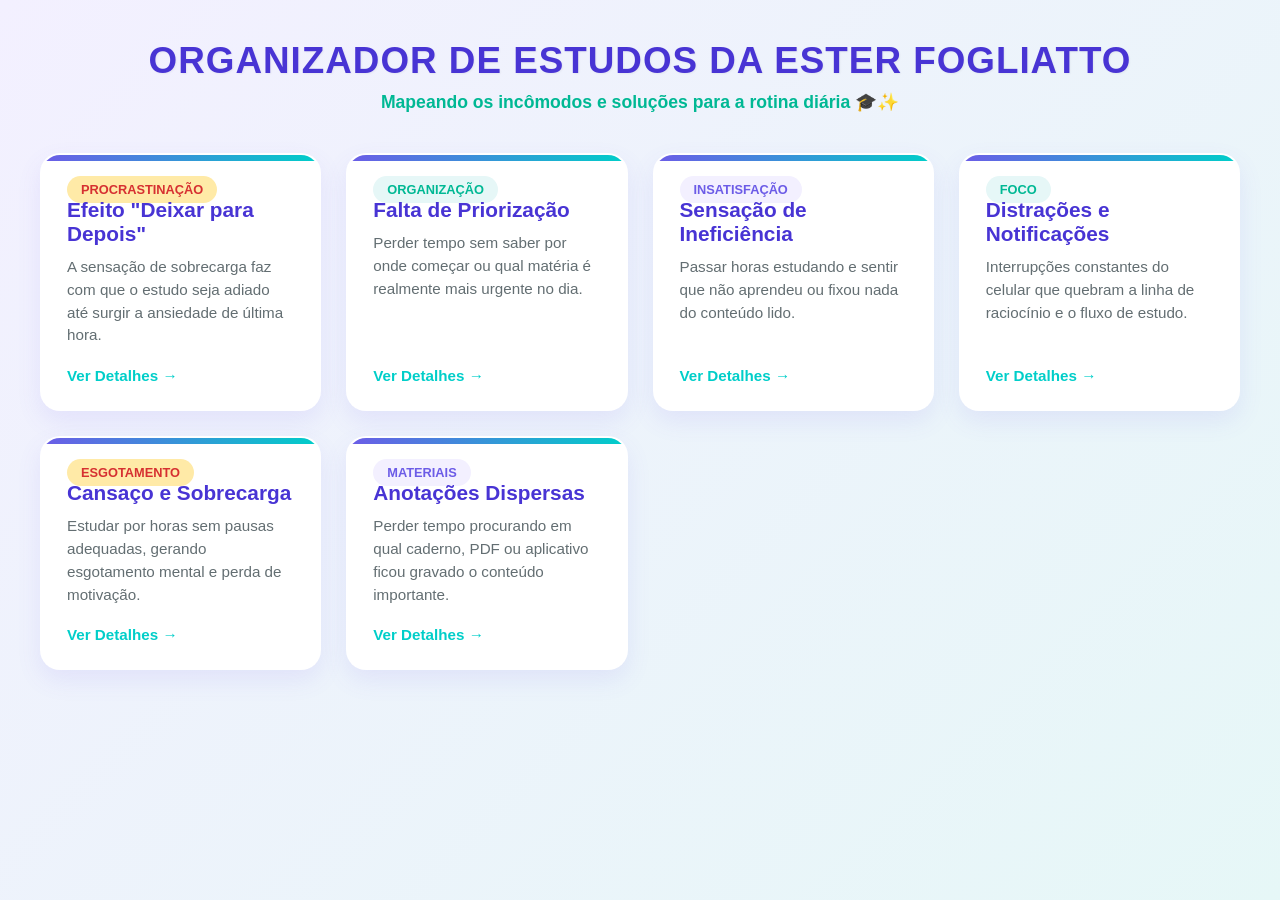
<file: index.html>
<!DOCTYPE html>
<html lang="pt-BR">
<head>
    <meta charset="UTF-8">
    <meta name="viewport" content="width=device-width, initial-scale=1.0">
    <title>Organizador de estudos da Ester Fogliatto</title>
    <link rel="stylesheet" href="style.css">
</head>
<body>

    <header>
        <h1>Organizador de estudos da Ester Fogliatto</h1>
        <p>Mapeando os incômodos e soluções para a rotina diária 🎓✨</p>
    </header>

    <div class="container">
        <div class="cards-grid">

            <!-- Card 1 -->
            <div class="card" onclick="openModal('modal1')">
                <div>
                    <span class="card-tag tag-alerta">Procrastinação</span>
                    <h3>Efeito "Deixar para Depois"</h3>
                    <p>A sensação de sobrecarga faz com que o estudo seja adiado até surgir a ansiedade de última hora.</p>
                </div>
                <button class="card-btn">Ver Detalhes &rarr;</button>
            </div>

            <!-- Card 2 -->
            <div class="card" onclick="openModal('modal2')">
                <div>
                    <span class="card-tag tag-rotina">Organização</span>
                    <h3>Falta de Priorização</h3>
                    <p>Perder tempo sem saber por onde começar ou qual matéria é realmente mais urgente no dia.</p>
                </div>
                <button class="card-btn">Ver Detalhes &rarr;</button>
            </div>

            <!-- Card 3 -->
            <div class="card" onclick="openModal('modal3')">
                <div>
                    <span class="card-tag tag-emocional">Insatisfação</span>
                    <h3>Sensação de Ineficiência</h3>
                    <p>Passar horas estudando e sentir que não aprendeu ou fixou nada do conteúdo lido.</p>
                </div>
                <button class="card-btn">Ver Detalhes &rarr;</button>
            </div>

            <!-- Card 4 -->
            <div class="card" onclick="openModal('modal4')">
                <div>
                    <span class="card-tag tag-rotina">Foco</span>
                    <h3>Distrações e Notificações</h3>
                    <p>Interrupções constantes do celular que quebram a linha de raciocínio e o fluxo de estudo.</p>
                </div>
                <button class="card-btn">Ver Detalhes &rarr;</button>
            </div>

            <!-- Card 5 -->
            <div class="card" onclick="openModal('modal5')">
                <div>
                    <span class="card-tag tag-alerta">Esgotamento</span>
                    <h3>Cansaço e Sobrecarga</h3>
                    <p>Estudar por horas sem pausas adequadas, gerando esgotamento mental e perda de motivação.</p>
                </div>
                <button class="card-btn">Ver Detalhes &rarr;</button>
            </div>

            <!-- Card 6 -->
            <div class="card" onclick="openModal('modal6')">
                <div>
                    <span class="card-tag tag-emocional">Materiais</span>
                    <h3>Anotações Dispersas</h3>
                    <p>Perder tempo procurando em qual caderno, PDF ou aplicativo ficou gravado o conteúdo importante.</p>
                </div>
                <button class="card-btn">Ver Detalhes &rarr;</button>
            </div>

        </div>
    </div>

    <!-- ===== EFEITOS MODAIS COM INTEGRAÇÃO ÁS PÁGINAS SECUNDÁRIAS ===== -->

    <!-- Modal 1 -->
    <div class="modal-overlay" id="modal1">
        <div class="modal-box">
            <button class="close-btn" onclick="closeModal('modal1')">&times;</button>
            <div class="modal-header">
                <span class="card-tag tag-alerta">Procrastinação</span>
                <h2>Efeito "Deixar para Depois"</h2>
            </div>
            <div class="modal-body">
                <h4>Incômodo Diário:</h4>
                <p>Diante de uma tarefa grande, o estudante sente travamento e prefere fazer outras coisas antes de começar.</p>
                
                <h4>Consequência:</h4>
                <p>Estudo corrido na véspera da prova, noites mal dormidas e rendimento abaixo do esperado.</p>
                
                <h4>Solução Ideal do App:</h4>
                <p>Quebrar conteúdos densos em tarefas menores de 15 minutos com incentivos visuais.</p>
            </div>
            <div class="modal-footer">
                <a href="procrastinacao.html" class="btn-acao" style="text-decoration: none; text-align: center;">Aprofundar Assunto &rarr;</a>
            </div>
        </div>
    </div>

    <!-- Modal 2 -->
    <div class="modal-overlay" id="modal2">
        <div class="modal-box">
            <button class="close-btn" onclick="closeModal('modal2')">&times;</button>
            <div class="modal-header">
                <span class="card-tag tag-rotina">Organização</span>
                <h2>Falta de Priorização</h2>
            </div>
            <div class="modal-body">
                <h4>Incômodo Diário:</h4>
                <p>Gastar mais tempo tentando decidir o que estudar do que realmente estudando.</p>
                
                <h4>Consequência:</h4>
                <p>Sensação de desorientação e acúmulo de matérias mais complexas para a última hora.</p>
                
                <h4>Solução Ideal do App:</h4>
                <p>Geração de uma fila diária automática baseada no prazo das entregas e no nível de dificuldade.</p>
            </div>
            <div class="modal-footer">
                <a href="priorizacao.html" class="btn-acao" style="text-decoration: none; text-align: center;">Aprofundar Assunto &rarr;</a>
            </div>
        </div>
    </div>

    <!-- Modal 3 -->
    <div class="modal-overlay" id="modal3">
        <div class="modal-box">
            <button class="close-btn" onclick="closeModal('modal3')">&times;</button>
            <div class="modal-header">
                <span class="card-tag tag-emocional">Insatisfação</span>
                <h2>Sensação de Ineficiência</h2>
            </div>
            <div class="modal-body">
                <h4>Incômodo Diário:</h4>
                <p>Ler várias páginas ou grifar textos, mas esquecer a maior parte no dia seguinte.</p>
                
                <h4>Consequência:</h4>
                <p>Frustração e sentimento de que o tempo dedicado não gerou aprendizado real.</p>
                
                <h4>Solução Ideal do App:</h4>
                <p>Incentivo a métodos ativos de estudo, como resolução de questões e revisões espaçadas.</p>
            </div>
            <div class="modal-footer">
                <a href="ineficiencia.html" class="btn-acao" style="text-decoration: none; text-align: center;">Aprofundar Assunto &rarr;</a>
            </div>
        </div>
    </div>

    <!-- Modal 4 -->
    <div class="modal-overlay" id="modal4">
        <div class="modal-box">
            <button class="close-btn" onclick="closeModal('modal4')">&times;</button>
            <div class="modal-header">
                <span class="card-tag tag-rotina">Foco</span>
                <h2>Distrações e Notificações</h2>
            </div>
            <div class="modal-body">
                <h4>Incômodo Diário:</h4>
                <p>Qualquer notificação no telefone interrompe a concentração e exige tempo para recuperar o foco.</p>
                
                <h4>Consequência:</h4>
                <p>O tempo de estudo rende muito menos e a sessão demora mais do que o necessário.</p>
                
                <h4>Solução Ideal do App:</h4>
                <p>Temporizador de foco (estilo Pomodoro) com metas visuais de imersão.</p>
            </div>
            <div class="modal-footer">
                <a href="distracoes.html" class="btn-acao" style="text-decoration: none; text-align: center;">Aprofundar Assunto &rarr;</a>
            </div>
        </div>
    </div>

    <!-- Modal 5 -->
    <div class="modal-overlay" id="modal5">
        <div class="modal-box">
            <button class="close-btn" onclick="closeModal('modal5')">&times;</button>
            <div class="modal-header">
                <span class="card-tag tag-alerta">Esgotamento</span>
                <h2>Cansaço e Sobrecarga</h2>
            </div>
            <div class="modal-body">
                <h4>Incômodo Diário:</h4>
                <p>Tentar estudar sem descanso até atingir o limite da exaustão.</p>
                
                <h4>Consequência:</h4>
                <p>Queda brusca na retenção, dores de cabeça e perda da vontade de manter a rotina.</p>
                
                <h4>Solução Ideal do App:</h4>
                <p>Lembretes inteligentes de pausas ativas e descanso para manter a mente revigorada.</p>
            </div>
            <div class="modal-footer">
                <a href="esgotamento.html" class="btn-acao" style="text-decoration: none; text-align: center;">Aprofundar Assunto &rarr;</a>
            </div>
        </div>
    </div>

    <!-- Modal 6 -->
    <div class="modal-overlay" id="modal6">
        <div class="modal-box">
            <button class="close-btn" onclick="closeModal('modal6')">&times;</button>
            <div class="modal-header">
                <span class="card-tag tag-emocional">Materiais</span>
                <h2>Anotações Dispersas</h2>
            </div>
            <div class="modal-body">
                <h4>Incômodo Diário:</h4>
                <p>Conteúdos divididos entre cadernos físicos, blocos de notas do celular e arquivos no computador.</p>
                
                <h4>Consequência:</h4>
                <p>Estresse e perda de tempo procurando materiais antes de poder começar os estudos.</p>
                
                <h4>Solução Ideal do App:</h4>
                <p>Painel central de atalhos organizado por disciplina para vincular resumos e links.</p>
            </div>
            <div class="modal-footer">
                <a href="anotacoes.html" class="btn-acao" style="text-decoration: none; text-align: center;">Aprofundar Assunto &rarr;</a>
            </div>
        </div>
    </div>

    <!-- SCRIPT PARA ABRIR E FECHAR O MODAL -->
    <script>
        function openModal(modalId) {
            document.getElementById(modalId).classList.add('active');
        }

        function closeModal(modalId) {
            document.getElementById(modalId).classList.remove('active');
        }

        // Fechar modal clicando fora da caixa de conteúdo
        window.onclick = function(event) {
            if (event.target.classList.contains('modal-overlay')) {
                event.target.classList.remove('active');
            }
        }
    </script>
</body>
</html>
</file>
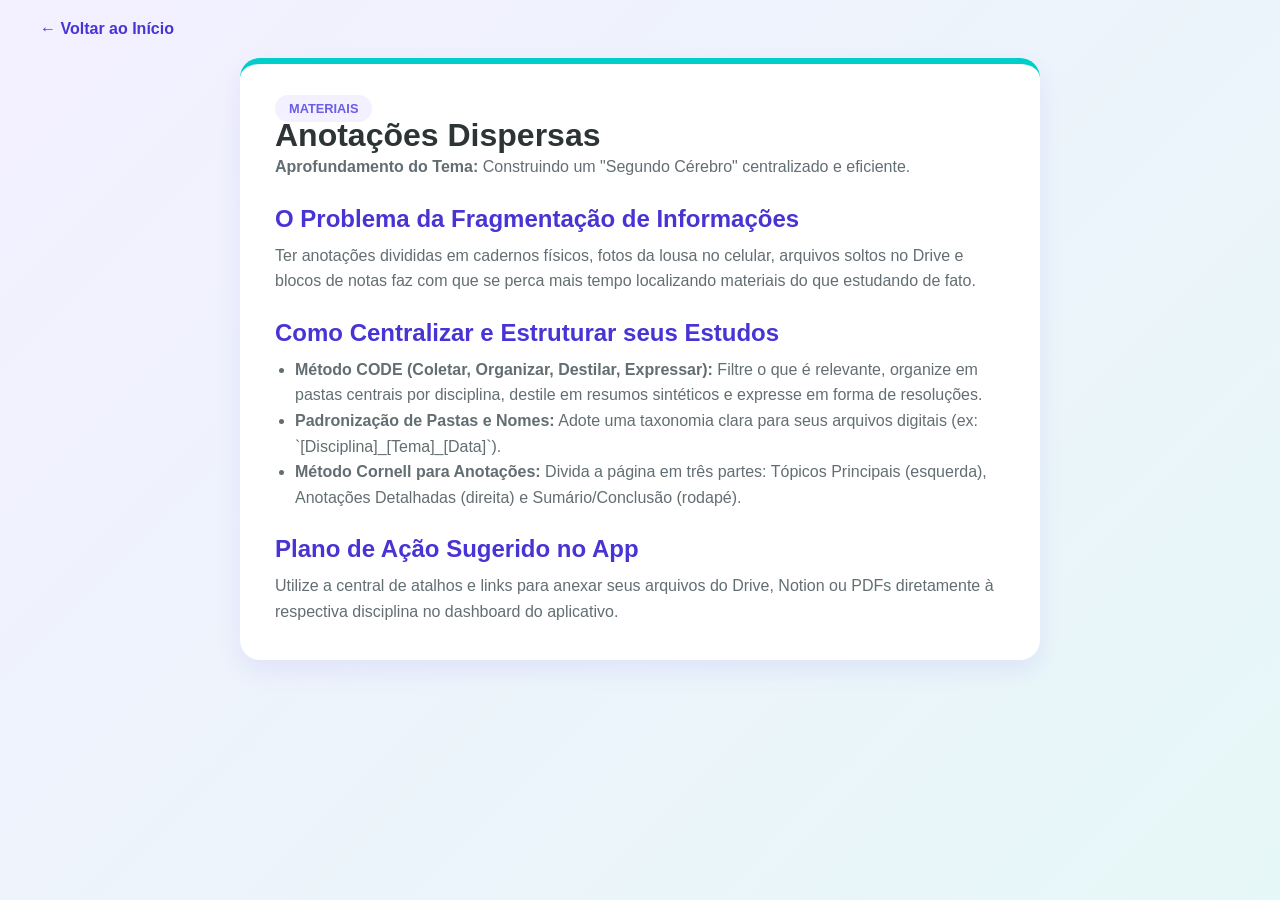
<file: anotacoes.html>
<!DOCTYPE html>
<html lang="pt-BR">
<head>
    <meta charset="UTF-8">
    <meta name="viewport" content="width=device-width, initial-scale=1.0">
    <title>Anotações Dispersas - Organizador Ester Fogliatto</title>
    <link rel="stylesheet" href="style.css">
    <style>
        .page-container {
            max-width: 800px;
            margin: 0 auto;
            background: #ffffff;
            padding: 35px;
            border-radius: 20px;
            box-shadow: 0px 10px 25px rgba(108, 92, 231, 0.1);
            border-top: 6px solid #00cec9;
        }
        .nav-back {
            display: inline-block;
            margin-bottom: 20px;
            color: #4834d4;
            text-decoration: none;
            font-weight: bold;
        }
        .nav-back:hover { text-decoration: underline; }
        .section-title { color: #4834d4; margin-top: 25px; margin-bottom: 10px; }
        p, li { color: #636e72; line-height: 1.6; font-size: 1rem; }
        ul { margin-left: 20px; margin-bottom: 15px; }
    </style>
</head>
<body>
    <div class="container">
        <a href="index.html" class="nav-back">&larr; Voltar ao Início</a>
        
        <div class="page-container">
            <span class="card-tag tag-emocional">Materiais</span>
            <h1>Anotações Dispersas</h1>
            <p><strong>Aprofundamento do Tema:</strong> Construindo um "Segundo Cérebro" centralizado e eficiente.</p>

            <h2 class="section-title">O Problema da Fragmentação de Informações</h2>
            <p>Ter anotações divididas em cadernos físicos, fotos da lousa no celular, arquivos soltos no Drive e blocos de notas faz com que se perca mais tempo localizando materiais do que estudando de fato.</p>

            <h2 class="section-title">Como Centralizar e Estruturar seus Estudos</h2>
            <ul>
                <li><strong>Método CODE (Coletar, Organizar, Destilar, Expressar):</strong> Filtre o que é relevante, organize em pastas centrais por disciplina, destile em resumos sintéticos e expresse em forma de resoluções.</li>
                <li><strong>Padronização de Pastas e Nomes:</strong> Adote uma taxonomia clara para seus arquivos digitais (ex: `[Disciplina]_[Tema]_[Data]`).</li>
                <li><strong>Método Cornell para Anotações:</strong> Divida a página em três partes: Tópicos Principais (esquerda), Anotações Detalhadas (direita) e Sumário/Conclusão (rodapé).</li>
            </ul>

            <h2 class="section-title">Plano de Ação Sugerido no App</h2>
            <p>Utilize a central de atalhos e links para anexar seus arquivos do Drive, Notion ou PDFs diretamente à respectiva disciplina no dashboard do aplicativo.</p>
        </div>
    </div>
</body>
</html>
</file>
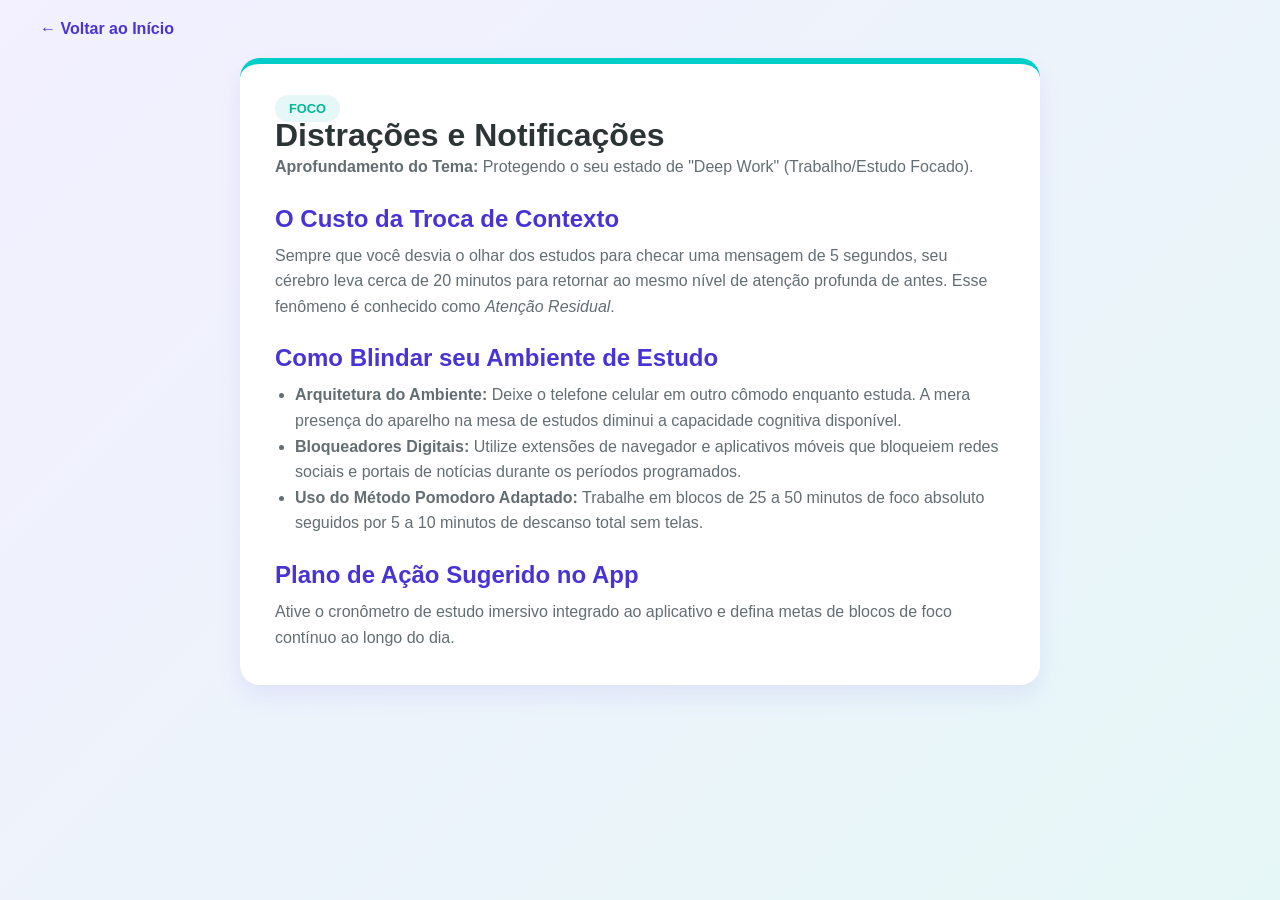
<file: distracoes.html>
<!DOCTYPE html>
<html lang="pt-BR">
<head>
    <meta charset="UTF-8">
    <meta name="viewport" content="width=device-width, initial-scale=1.0">
    <title>Distrações e Notificações - Organizador Ester Fogliatto</title>
    <link rel="stylesheet" href="style.css">
    <style>
        .page-container {
            max-width: 800px;
            margin: 0 auto;
            background: #ffffff;
            padding: 35px;
            border-radius: 20px;
            box-shadow: 0px 10px 25px rgba(108, 92, 231, 0.1);
            border-top: 6px solid #00cec9;
        }
        .nav-back {
            display: inline-block;
            margin-bottom: 20px;
            color: #4834d4;
            text-decoration: none;
            font-weight: bold;
        }
        .nav-back:hover { text-decoration: underline; }
        .section-title { color: #4834d4; margin-top: 25px; margin-bottom: 10px; }
        p, li { color: #636e72; line-height: 1.6; font-size: 1rem; }
        ul { margin-left: 20px; margin-bottom: 15px; }
    </style>
</head>
<body>
    <div class="container">
        <a href="index.html" class="nav-back">&larr; Voltar ao Início</a>
        
        <div class="page-container">
            <span class="card-tag tag-rotina">Foco</span>
            <h1>Distrações e Notificações</h1>
            <p><strong>Aprofundamento do Tema:</strong> Protegendo o seu estado de "Deep Work" (Trabalho/Estudo Focado).</p>

            <h2 class="section-title">O Custo da Troca de Contexto</h2>
            <p>Sempre que você desvia o olhar dos estudos para checar uma mensagem de 5 segundos, seu cérebro leva cerca de 20 minutos para retornar ao mesmo nível de atenção profunda de antes. Esse fenômeno é conhecido como <em>Atenção Residual</em>.</p>

            <h2 class="section-title">Como Blindar seu Ambiente de Estudo</h2>
            <ul>
                <li><strong>Arquitetura do Ambiente:</strong> Deixe o telefone celular em outro cômodo enquanto estuda. A mera presença do aparelho na mesa de estudos diminui a capacidade cognitiva disponível.</li>
                <li><strong>Bloqueadores Digitais:</strong> Utilize extensões de navegador e aplicativos móveis que bloqueiem redes sociais e portais de notícias durante os períodos programados.</li>
                <li><strong>Uso do Método Pomodoro Adaptado:</strong> Trabalhe em blocos de 25 a 50 minutos de foco absoluto seguidos por 5 a 10 minutos de descanso total sem telas.</li>
            </ul>

            <h2 class="section-title">Plano de Ação Sugerido no App</h2>
            <p>Ative o cronômetro de estudo imersivo integrado ao aplicativo e defina metas de blocos de foco contínuo ao longo do dia.</p>
        </div>
    </div>
</body>
</html>
</file>
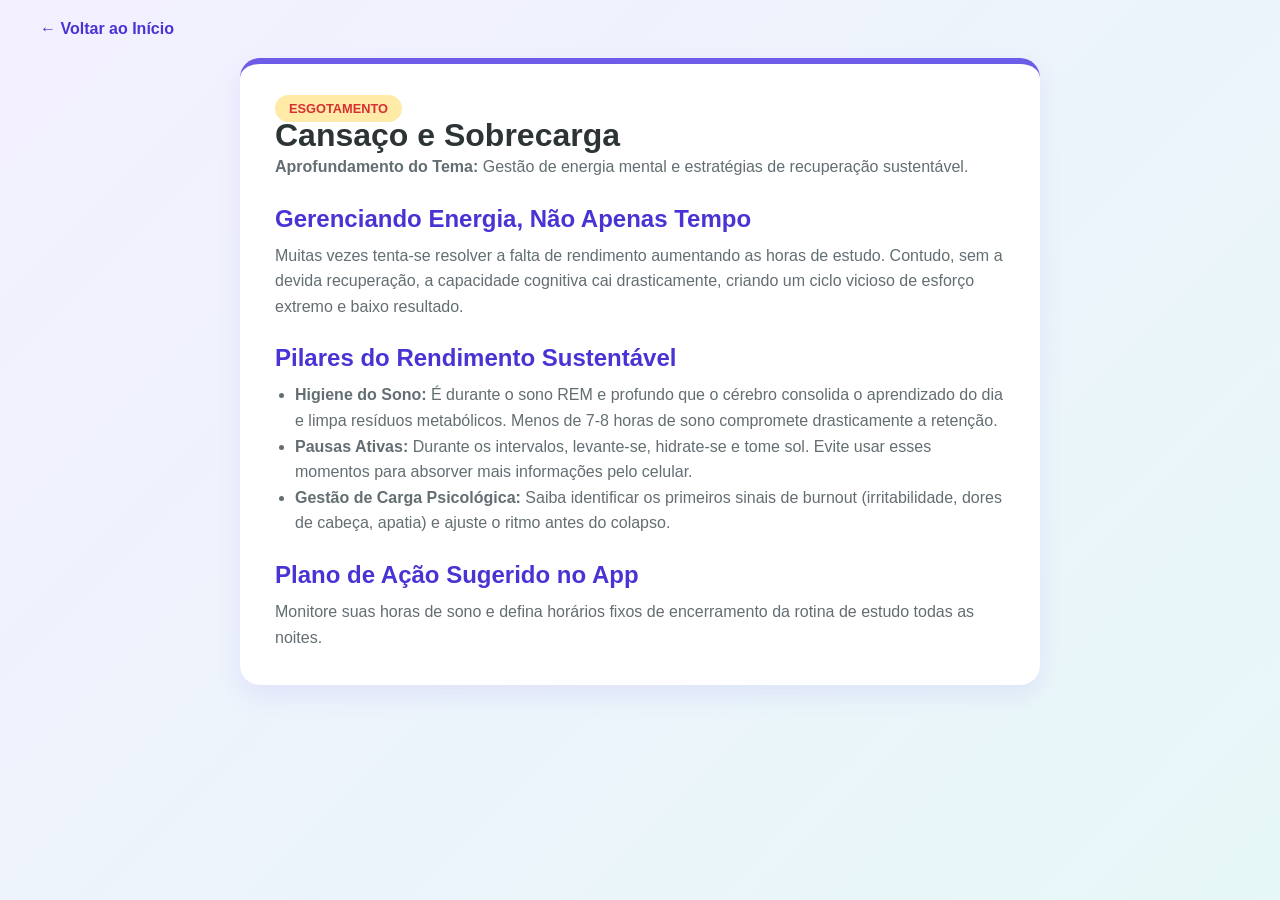
<file: esgotamento.html>
<!DOCTYPE html>
<html lang="pt-BR">
<head>
    <meta charset="UTF-8">
    <meta name="viewport" content="width=device-width, initial-scale=1.0">
    <title>Cansaço e Sobrecarga - Organizador Ester Fogliatto</title>
    <link rel="stylesheet" href="style.css">
    <style>
        .page-container {
            max-width: 800px;
            margin: 0 auto;
            background: #ffffff;
            padding: 35px;
            border-radius: 20px;
            box-shadow: 0px 10px 25px rgba(108, 92, 231, 0.1);
            border-top: 6px solid #6c5ce7;
        }
        .nav-back {
            display: inline-block;
            margin-bottom: 20px;
            color: #4834d4;
            text-decoration: none;
            font-weight: bold;
        }
        .nav-back:hover { text-decoration: underline; }
        .section-title { color: #4834d4; margin-top: 25px; margin-bottom: 10px; }
        p, li { color: #636e72; line-height: 1.6; font-size: 1rem; }
        ul { margin-left: 20px; margin-bottom: 15px; }
    </style>
</head>
<body>
    <div class="container">
        <a href="index.html" class="nav-back">&larr; Voltar ao Início</a>
        
        <div class="page-container">
            <span class="card-tag tag-alerta">Esgotamento</span>
            <h1>Cansaço e Sobrecarga</h1>
            <p><strong>Aprofundamento do Tema:</strong> Gestão de energia mental e estratégias de recuperação sustentável.</p>

            <h2 class="section-title">Gerenciando Energia, Não Apenas Tempo</h2>
            <p>Muitas vezes tenta-se resolver a falta de rendimento aumentando as horas de estudo. Contudo, sem a devida recuperação, a capacidade cognitiva cai drasticamente, criando um ciclo vicioso de esforço extremo e baixo resultado.</p>

            <h2 class="section-title">Pilares do Rendimento Sustentável</h2>
            <ul>
                <li><strong>Higiene do Sono:</strong> É durante o sono REM e profundo que o cérebro consolida o aprendizado do dia e limpa resíduos metabólicos. Menos de 7-8 horas de sono compromete drasticamente a retenção.</li>
                <li><strong>Pausas Ativas:</strong> Durante os intervalos, levante-se, hidrate-se e tome sol. Evite usar esses momentos para absorver mais informações pelo celular.</li>
                <li><strong>Gestão de Carga Psicológica:</strong> Saiba identificar os primeiros sinais de burnout (irritabilidade, dores de cabeça, apatia) e ajuste o ritmo antes do colapso.</li>
            </ul>

            <h2 class="section-title">Plano de Ação Sugerido no App</h2>
            <p>Monitore suas horas de sono e defina horários fixos de encerramento da rotina de estudo todas as noites.</p>
        </div>
    </div>
</body>
</html>
</file>
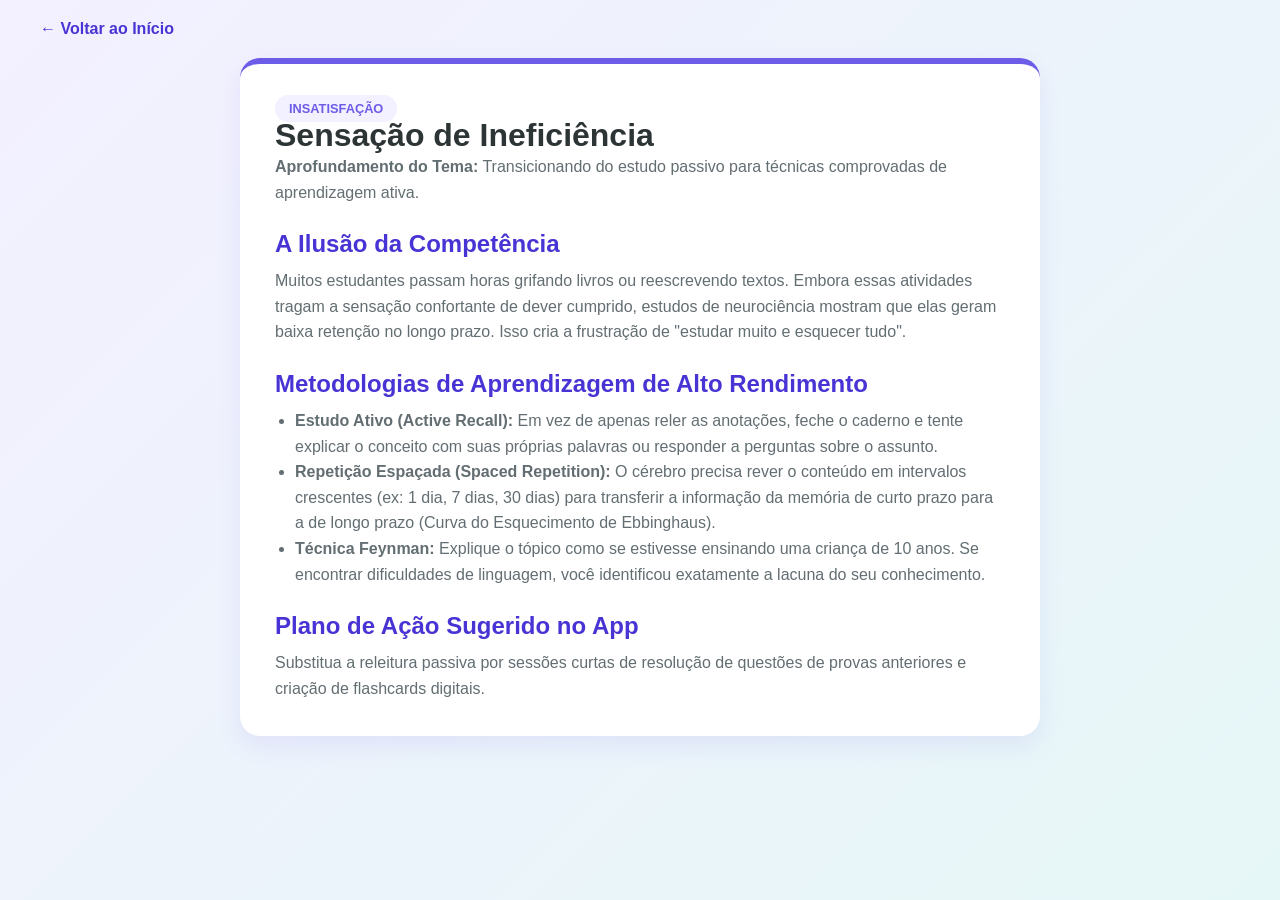
<file: ineficiencia.html>
<!DOCTYPE html>
<html lang="pt-BR">
<head>
    <meta charset="UTF-8">
    <meta name="viewport" content="width=device-width, initial-scale=1.0">
    <title>Sensação de Ineficiência - Organizador Ester Fogliatto</title>
    <link rel="stylesheet" href="style.css">
    <style>
        .page-container {
            max-width: 800px;
            margin: 0 auto;
            background: #ffffff;
            padding: 35px;
            border-radius: 20px;
            box-shadow: 0px 10px 25px rgba(108, 92, 231, 0.1);
            border-top: 6px solid #6c5ce7;
        }
        .nav-back {
            display: inline-block;
            margin-bottom: 20px;
            color: #4834d4;
            text-decoration: none;
            font-weight: bold;
        }
        .nav-back:hover { text-decoration: underline; }
        .section-title { color: #4834d4; margin-top: 25px; margin-bottom: 10px; }
        p, li { color: #636e72; line-height: 1.6; font-size: 1rem; }
        ul { margin-left: 20px; margin-bottom: 15px; }
    </style>
</head>
<body>
    <div class="container">
        <a href="index.html" class="nav-back">&larr; Voltar ao Início</a>
        
        <div class="page-container">
            <span class="card-tag tag-emocional">Insatisfação</span>
            <h1>Sensação de Ineficiência</h1>
            <p><strong>Aprofundamento do Tema:</strong> Transicionando do estudo passivo para técnicas comprovadas de aprendizagem ativa.</p>

            <h2 class="section-title">A Ilusão da Competência</h2>
            <p>Muitos estudantes passam horas grifando livros ou reescrevendo textos. Embora essas atividades tragam a sensação confortante de dever cumprido, estudos de neurociência mostram que elas geram baixa retenção no longo prazo. Isso cria a frustração de "estudar muito e esquecer tudo".</p>

            <h2 class="section-title">Metodologias de Aprendizagem de Alto Rendimento</h2>
            <ul>
                <li><strong>Estudo Ativo (Active Recall):</strong> Em vez de apenas reler as anotações, feche o caderno e tente explicar o conceito com suas próprias palavras ou responder a perguntas sobre o assunto.</li>
                <li><strong>Repetição Espaçada (Spaced Repetition):</strong> O cérebro precisa rever o conteúdo em intervalos crescentes (ex: 1 dia, 7 dias, 30 dias) para transferir a informação da memória de curto prazo para a de longo prazo (Curva do Esquecimento de Ebbinghaus).</li>
                <li><strong>Técnica Feynman:</strong> Explique o tópico como se estivesse ensinando uma criança de 10 anos. Se encontrar dificuldades de linguagem, você identificou exatamente a lacuna do seu conhecimento.</li>
            </ul>

            <h2 class="section-title">Plano de Ação Sugerido no App</h2>
            <p>Substitua a releitura passiva por sessões curtas de resolução de questões de provas anteriores e criação de flashcards digitais.</p>
        </div>
    </div>
</body>
</html>
</file>
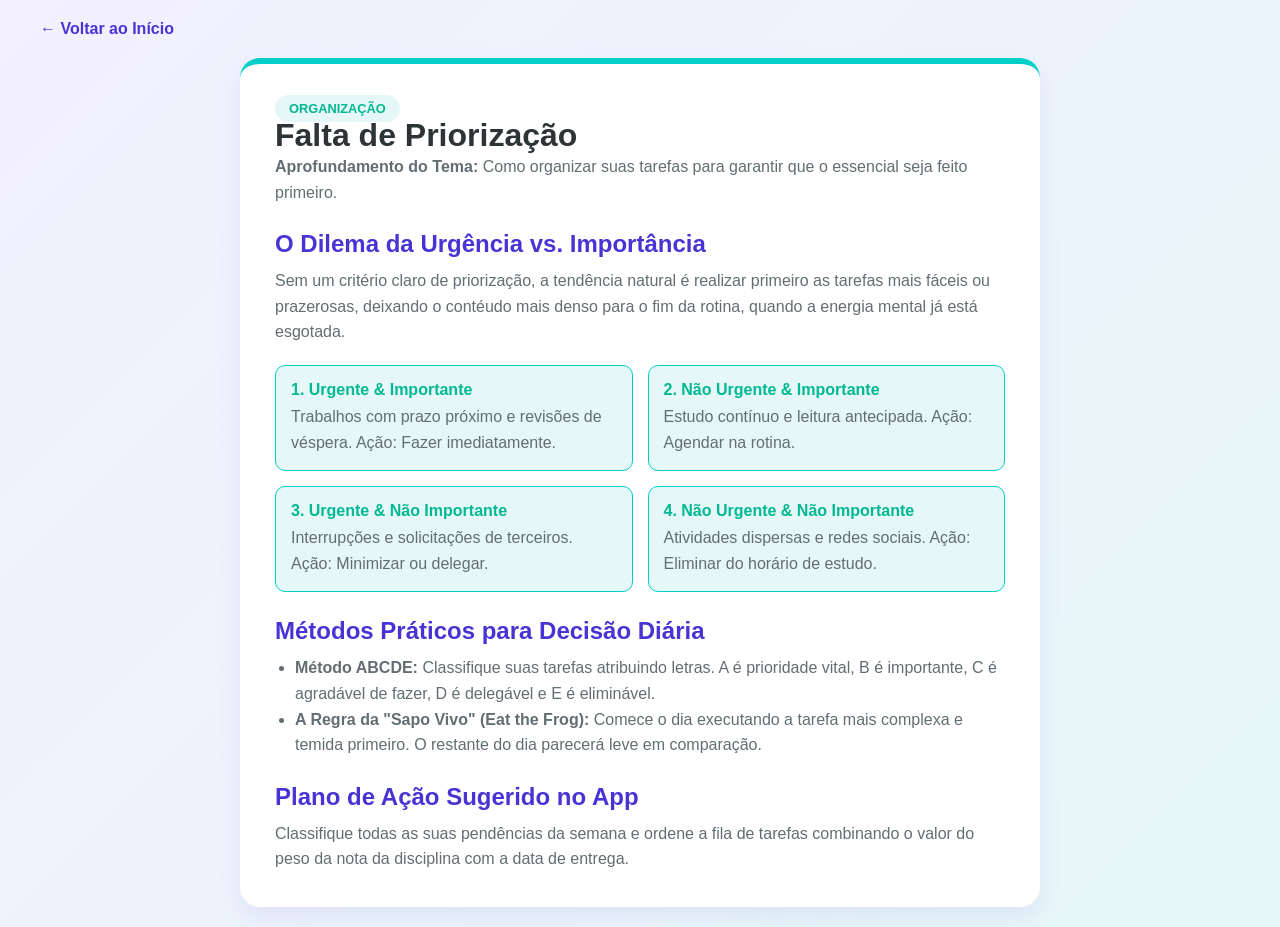
<file: priorizacao.html>
<!DOCTYPE html>
<html lang="pt-BR">
<head>
    <meta charset="UTF-8">
    <meta name="viewport" content="width=device-width, initial-scale=1.0">
    <title>Falta de Priorização - Organizador Ester Fogliatto</title>
    <link rel="stylesheet" href="style.css">
    <style>
        .page-container {
            max-width: 800px;
            margin: 0 auto;
            background: #ffffff;
            padding: 35px;
            border-radius: 20px;
            box-shadow: 0px 10px 25px rgba(108, 92, 231, 0.1);
            border-top: 6px solid #00cec9;
        }
        .nav-back {
            display: inline-block;
            margin-bottom: 20px;
            color: #4834d4;
            text-decoration: none;
            font-weight: bold;
        }
        .nav-back:hover { text-decoration: underline; }
        .section-title { color: #4834d4; margin-top: 25px; margin-bottom: 10px; }
        p, li { color: #636e72; line-height: 1.6; font-size: 1rem; }
        ul { margin-left: 20px; margin-bottom: 15px; }
        .grid-matrix {
            display: grid;
            grid-template-columns: 1fr 1fr;
            gap: 15px;
            margin: 20px 0;
        }
        .matrix-box {
            background: #e6f7f7;
            padding: 15px;
            border-radius: 10px;
            border: 1px solid #00cec9;
        }
        .matrix-box h4 { color: #00b894; margin-bottom: 5px; }
    </style>
</head>
<body>
    <div class="container">
        <a href="index.html" class="nav-back">&larr; Voltar ao Início</a>
        
        <div class="page-container">
            <span class="card-tag tag-rotina">Organização</span>
            <h1>Falta de Priorização</h1>
            <p><strong>Aprofundamento do Tema:</strong> Como organizar suas tarefas para garantir que o essencial seja feito primeiro.</p>

            <h2 class="section-title">O Dilema da Urgência vs. Importância</h2>
            <p>Sem um critério claro de priorização, a tendência natural é realizar primeiro as tarefas mais fáceis ou prazerosas, deixando o contéudo mais denso para o fim da rotina, quando a energia mental já está esgotada.</p>

            <div class="grid-matrix">
                <div class="matrix-box">
                    <h4>1. Urgente & Importante</h4>
                    <p>Trabalhos com prazo próximo e revisões de véspera. Ação: Fazer imediatamente.</p>
                </div>
                <div class="matrix-box">
                    <h4>2. Não Urgente & Importante</h4>
                    <p>Estudo contínuo e leitura antecipada. Ação: Agendar na rotina.</p>
                </div>
                <div class="matrix-box">
                    <h4>3. Urgente & Não Importante</h4>
                    <p>Interrupções e solicitações de terceiros. Ação: Minimizar ou delegar.</p>
                </div>
                <div class="matrix-box">
                    <h4>4. Não Urgente & Não Importante</h4>
                    <p>Atividades dispersas e redes sociais. Ação: Eliminar do horário de estudo.</p>
                </div>
            </div>

            <h2 class="section-title">Métodos Práticos para Decisão Diária</h2>
            <ul>
                <li><strong>Método ABCDE:</strong> Classifique suas tarefas atribuindo letras. A é prioridade vital, B é importante, C é agradável de fazer, D é delegável e E é eliminável.</li>
                <li><strong>A Regra da "Sapo Vivo" (Eat the Frog):</strong> Comece o dia executando a tarefa mais complexa e temida primeiro. O restante do dia parecerá leve em comparação.</li>
            </ul>

            <h2 class="section-title">Plano de Ação Sugerido no App</h2>
            <p>Classifique todas as suas pendências da semana e ordene a fila de tarefas combinando o valor do peso da nota da disciplina com a data de entrega.</p>
        </div>
    </div>
</body>
</html>
</file>
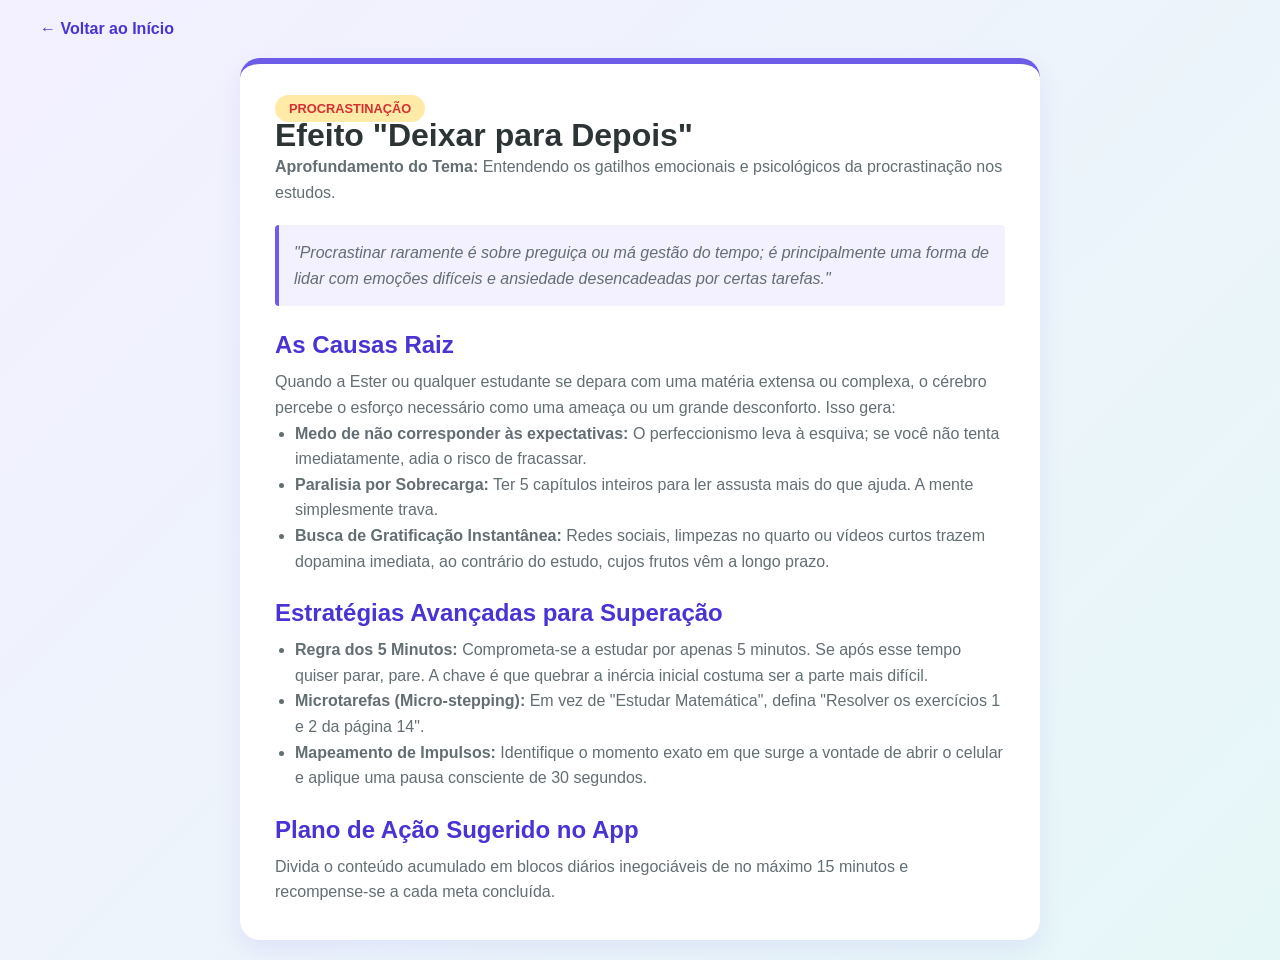
<file: procrastinacao.html>
<!DOCTYPE html>
<html lang="pt-BR">
<head>
    <meta charset="UTF-8">
    <meta name="viewport" content="width=device-width, initial-scale=1.0">
    <title>Efeito "Deixar para Depois" - Organizador Ester Fogliatto</title>
    <link rel="stylesheet" href="style.css">
    <style>
        .page-container {
            max-width: 800px;
            margin: 0 auto;
            background: #ffffff;
            padding: 35px;
            border-radius: 20px;
            box-shadow: 0px 10px 25px rgba(108, 92, 231, 0.1);
            border-top: 6px solid #6c5ce7;
        }
        .nav-back {
            display: inline-block;
            margin-bottom: 20px;
            color: #4834d4;
            text-decoration: none;
            font-weight: bold;
        }
        .nav-back:hover { text-decoration: underline; }
        .section-title { color: #4834d4; margin-top: 25px; margin-bottom: 10px; }
        p, li { color: #636e72; line-height: 1.6; font-size: 1rem; }
        ul { margin-left: 20px; margin-bottom: 15px; }
        .highlight-box {
            background-color: #f3f0ff;
            border-left: 4px solid #6c5ce7;
            padding: 15px;
            margin: 20px 0;
            border-radius: 4px;
        }
    </style>
</head>
<body>
    <div class="container">
        <a href="index.html" class="nav-back">&larr; Voltar ao Início</a>
        
        <div class="page-container">
            <span class="card-tag tag-alerta">Procrastinação</span>
            <h1>Efeito "Deixar para Depois"</h1>
            <p><strong>Aprofundamento do Tema:</strong> Entendendo os gatilhos emocionais e psicológicos da procrastinação nos estudos.</p>

            <div class="highlight-box">
                <p><em>"Procrastinar raramente é sobre preguiça ou má gestão do tempo; é principalmente uma forma de lidar com emoções difíceis e ansiedade desencadeadas por certas tarefas."</em></p>
            </div>

            <h2 class="section-title">As Causas Raiz</h2>
            <p>Quando a Ester ou qualquer estudante se depara com uma matéria extensa ou complexa, o cérebro percebe o esforço necessário como uma ameaça ou um grande desconforto. Isso gera:</p>
            <ul>
                <li><strong>Medo de não corresponder às expectativas:</strong> O perfeccionismo leva à esquiva; se você não tenta imediatamente, adia o risco de fracassar.</li>
                <li><strong>Paralisia por Sobrecarga:</strong> Ter 5 capítulos inteiros para ler assusta mais do que ajuda. A mente simplesmente trava.</li>
                <li><strong>Busca de Gratificação Instantânea:</strong> Redes sociais, limpezas no quarto ou vídeos curtos trazem dopamina imediata, ao contrário do estudo, cujos frutos vêm a longo prazo.</li>
            </ul>

            <h2 class="section-title">Estratégias Avançadas para Superação</h2>
            <ul>
                <li><strong>Regra dos 5 Minutos:</strong> Comprometa-se a estudar por apenas 5 minutos. Se após esse tempo quiser parar, pare. A chave é que quebrar a inércia inicial costuma ser a parte mais difícil.</li>
                <li><strong>Microtarefas (Micro-stepping):</strong> Em vez de "Estudar Matemática", defina "Resolver os exercícios 1 e 2 da página 14".</li>
                <li><strong>Mapeamento de Impulsos:</strong> Identifique o momento exato em que surge a vontade de abrir o celular e aplique uma pausa consciente de 30 segundos.</li>
            </ul>

            <h2 class="section-title">Plano de Ação Sugerido no App</h2>
            <p>Divida o conteúdo acumulado em blocos diários inegociáveis de no máximo 15 minutos e recompense-se a cada meta concluída.</p>
        </div>
    </div>
</body>
</html>
</file>
<file: style.css>
/* --- PALETA DE CORES PERSONALIZADA ---
           Roxo Principal: #6c5ce7
           Roxo Escuro: #4834d4
           Roxo Fundo Suave: #f3f0ff
           Verde-Água Principal: #00cec9
           Verde-Água Claro / Fundo: #e6f7f7
           Texto Escuro: #2d3436
        -------------------------------------- */

        * {
            margin: 0;
            padding: 0;
            box-sizing: border-box;
            font-family: 'Segoe UI', Tahoma, Geneva, Verdana, sans-serif;
        }

        body {
            background: linear-gradient(135deg, #f3f0ff 0%, #e6f7f7 100%);
            color: #2d3436;
            min-height: 100vh;
            padding: 20px;
        }

        header {
            text-align: center;
            margin-bottom: 40px;
            margin-top: 20px;
        }

        header h1 {
            font-size: 2.3rem;
            color: #4834d4;
            margin-bottom: 10px;
            text-transform: uppercase;
            letter-spacing: 1px;
            text-shadow: 1px 1px 2px rgba(0,0,0,0.05);
        }

        header p {
            color: #00b894;
            font-size: 1.1rem;
            font-weight: 600;
        }

        /* --- GRID DE CARDS --- */
        .container {
            max-width: 1200px;
            margin: 0 auto;
        }

        .cards-grid {
            display: grid;
            grid-template-columns: repeat(auto-fit, minmax(280px, 1fr));
            gap: 25px;
        }

        /* --- ESTILO DO CARD --- */
        .card {
            background: #ffffff;
            border-radius: 20px;
            padding: 25px;
            box-shadow: 0px 10px 25px rgba(108, 92, 231, 0.1);
            transition: all 0.3s ease;
            cursor: pointer;
            display: flex;
            flex-direction: column;
            justify-content: space-between;
            border: 2px solid transparent;
            position: relative;
            overflow: hidden;
        }

        /* Detalhe estético verde-água no topo do card */
        .card::before {
            content: '';
            position: absolute;
            top: 0;
            left: 0;
            width: 100%;
            height: 6px;
            background: linear-gradient(90deg, #6c5ce7, #00cec9);
        }

        .card:hover {
            transform: translateY(-8px);
            box-shadow: 0px 20px 35px rgba(0, 206, 201, 0.2);
            border-color: #00cec9;
        }

        .card-tag {
            align-self: flex-start;
            padding: 6px 14px;
            border-radius: 30px;
            font-size: 0.8rem;
            font-weight: 700;
            margin-bottom: 15px;
            text-transform: uppercase;
        }

        /* Cores das Tags */
        .tag-alerta { background-color: #ffeaa7; color: #d63031; }
        .tag-rotina { background-color: #e6f7f7; color: #00b894; }
        .tag-emocional { background-color: #f3f0ff; color: #6c5ce7; }

        .card h3 {
            font-size: 1.3rem;
            margin-bottom: 10px;
            color: #4834d4;
        }

        .card p {
            font-size: 0.95rem;
            color: #636e72;
            line-height: 1.5;
            margin-bottom: 20px;
        }

        .card-btn {
            background: none;
            border: none;
            color: #00cec9;
            font-weight: bold;
            font-size: 0.95rem;
            text-align: left;
            cursor: pointer;
            display: flex;
            align-items: center;
            gap: 5px;
            transition: color 0.2s;
        }

        .card:hover .card-btn {
            color: #4834d4;
        }

        /* --- MODAL (JANELA SUSPENSA) --- */
        .modal-overlay {
            position: fixed;
            top: 0;
            left: 0;
            width: 100%;
            height: 100%;
            background: rgba(45, 52, 54, 0.6);
            backdrop-filter: blur(5px);
            display: flex;
            justify-content: center;
            align-items: center;
            opacity: 0;
            pointer-events: none;
            transition: opacity 0.3s ease;
            z-index: 1000;
        }

        /* Mostrar o Modal */
        .modal-overlay.active {
            opacity: 1;
            pointer-events: all;
        }

        .modal-box {
            background: #ffffff;
            width: 90%;
            max-width: 550px;
            border-radius: 24px;
            padding: 30px;
            box-shadow: 0px 20px 50px rgba(72, 52, 212, 0.25);
            transform: scale(0.8);
            transition: transform 0.3s ease;
            position: relative;
            border-top: 8px solid #00cec9;
        }

        .modal-overlay.active .modal-box {
            transform: scale(1);
        }

        .close-btn {
            position: absolute;
            top: 20px;
            right: 20px;
            background: #f3f0ff;
            border: none;
            width: 35px;
            height: 35px;
            border-radius: 50%;
            font-size: 1.2rem;
            cursor: pointer;
            color: #6c5ce7;
            display: flex;
            align-items: center;
            justify-content: center;
            transition: background 0.2s;
        }

        .close-btn:hover {
            background: #00cec9;
            color: white;
        }

        .modal-header {
            margin-bottom: 20px;
        }

        .modal-header h2 {
            font-size: 1.5rem;
            color: #4834d4;
            margin-top: 10px;
        }

        .modal-body h4 {
            color: #00b894;
            margin: 15px 0 5px 0;
            font-size: 1.05rem;
        }

        .modal-body p {
            color: #636e72;
            font-size: 0.95rem;
            line-height: 1.6;
        }

        .modal-footer {
            margin-top: 25px;
            padding-top: 15px;
            border-top: 1px solid #f3f0ff;
            display: flex;
            justify-content: flex-end;
        }

        .btn-acao {
            background: linear-gradient(135deg, #6c5ce7, #4834d4);
            color: white;
            border: none;
            padding: 12px 24px;
            border-radius: 12px;
            font-weight: 600;
            cursor: pointer;
            transition: transform 0.2s, box-shadow 0.2s;
        }

        .btn-acao:hover {
            transform: translateY(-2px);
            box-shadow: 0px 5px 15px rgba(108, 92, 231, 0.4);
        }
</file>
